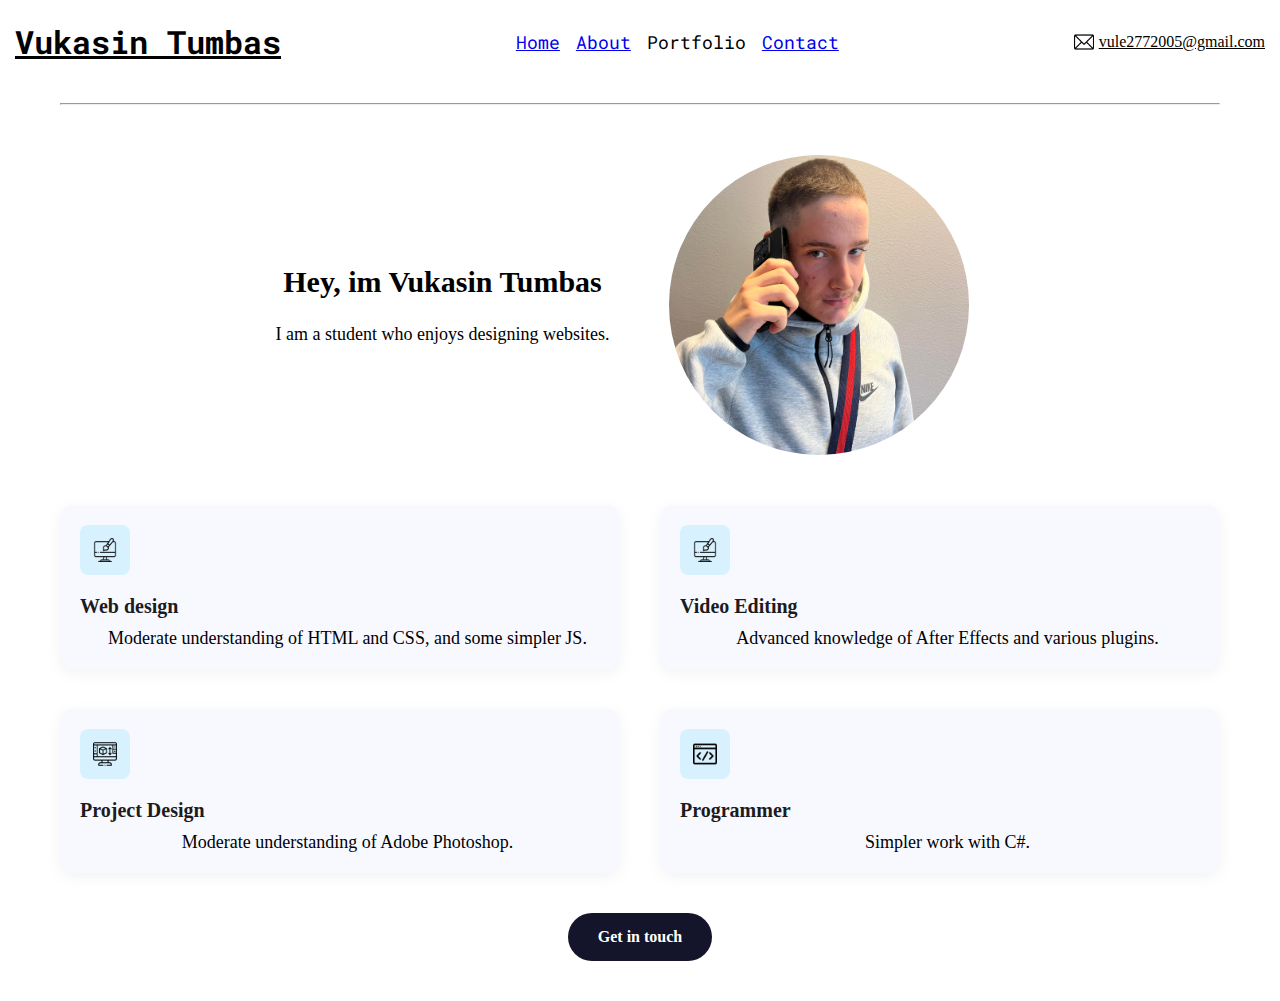
<file: index.html>
<!DOCTYPE html>
<html lang="en">
  <head>
    <link rel="stylesheet" href="./styles/index.css" />
    <link rel="stylesheet" href="./styles/services.css" />

    <meta charset="UTF-8" />
    <meta name="viewport" content="width=device-width, initial-scale=1.0" />
    <title>Document</title>
    <link rel="preconnect" href="https://fonts.googleapis.com" />
    <link rel="preconnect" href="https://fonts.gstatic.com" crossorigin />
    <link
      href="https://fonts.googleapis.com/css2?family=Roboto+Mono:ital,wght@0,100..700;1,100..700&display=swap"
      rel="stylesheet"
    />
  </head>
  <body>
    <div class="header-container">
      <h1>Vukasin Tumbas</h1>
      <nav>
        <a href="index.html">Home</a>
        <a href="about.html">About</a>
        <a>Portfolio</a>
        <a href="mailto:" vule2772005@gmail.com>Contact</a>
      </nav>
      <div class="flex-row">
        <img
          src="./assets/img/mail icon.png"
          alt="mail icon"
          class="icon-img"
        />
        <a class="mail-color" href="mailto:">vule2772005@gmail.com</a>
      </div>
    </div>
    <main class="container">
      <hr />

      <div class="main-container">
        <div class="flex-col">
          <h2>Hey, im Vukasin Tumbas</h2>
          <p>I am a student who enjoys designing websites.</p>
        </div>
        <img
          src="./assets/img/vukejsoooo.jpg"
          alt=""
          class="vukejso-img"
          id="hero_img"
        />
      </div>

      <!-- services css -->
      <div class="services">
        <div class="service-card">
          <div class="icon" style="background-color: #d7f1ff">
            <img src="./assets/img/webicon.png" alt="Web design Icon" />
          </div>
          <h3>Web design</h3>
          <p>Moderate understanding of HTML and CSS, and some simpler JS.</p>
        </div>
        <div class="service-card">
          <div class="icon" style="background-color: #d7f1ff">
            <img src="./assets/img/webicon.png" alt="Web design Icon" />
          </div>
          <h3>Video Editing</h3>
          <p>Advanced knowledge of After Effects and various plugins.</p>
        </div>
        <div class="service-card">
          <div class="icon" style="background-color: #d7f1ff">
            <img src="./assets/img/producticon.png" alt="Web design Icon" />
          </div>
          <h3>Project Design</h3>
          <p>Moderate understanding of Adobe Photoshop.</p>
        </div>
        <div class="service-card">
          <div class="icon" style="background-color: #d7f1ff">
            <img src="./assets/img/programicon.png" alt="Web design Icon" />
          </div>
          <h3>Programmer</h3>
          <p>Simpler work with C#.</p>
        </div>
      </div>

      <div class="button-container">
        <a href="mailto:" vule2772005@gmail.com class="btn">Get in touch</a>
      </div>

      <footer></footer>

      <script src="./script/script.js"></script>
    </main>
  </body>
</html>
</file>
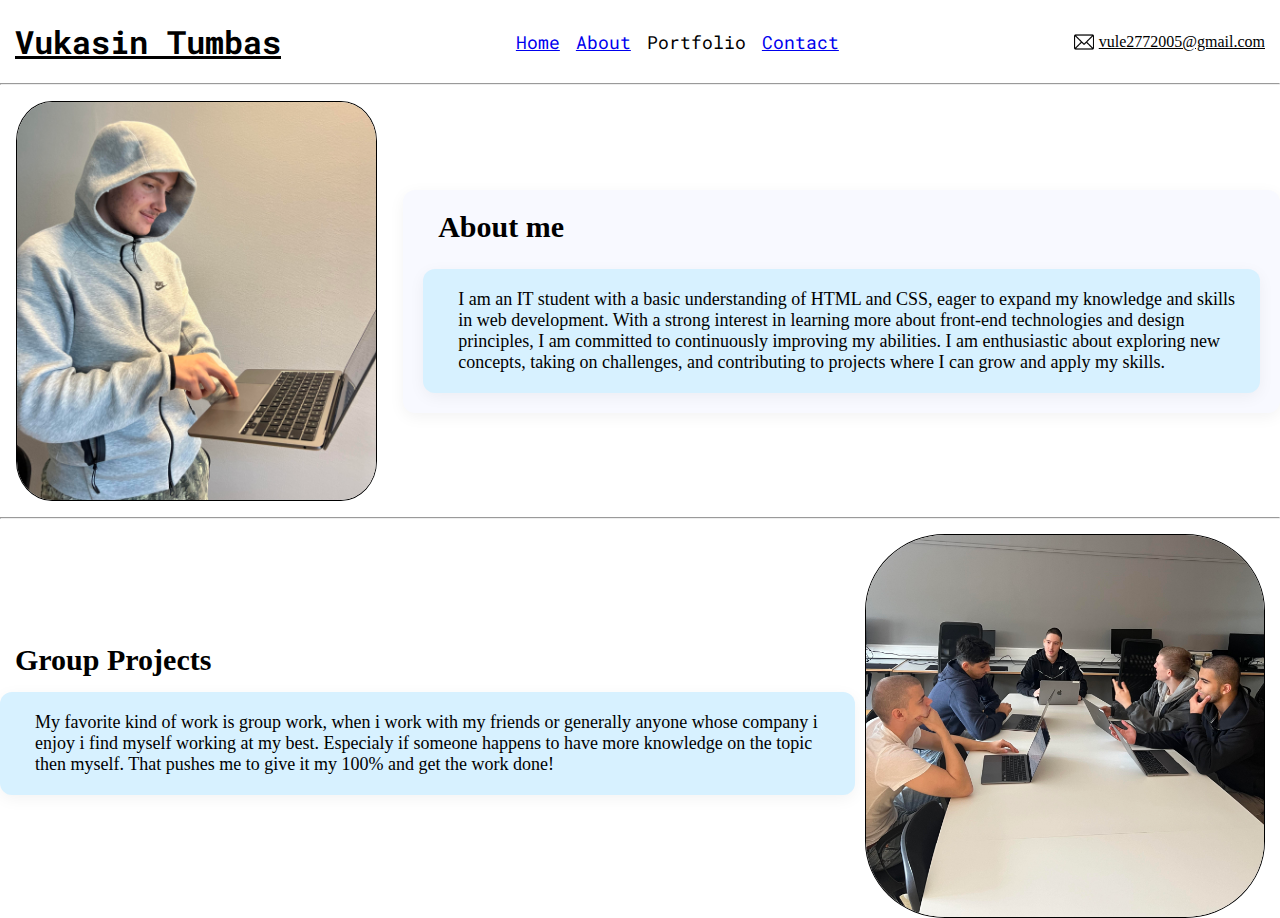
<file: about.html>
<!DOCTYPE html>
<html lang="en">
  <head>
    <meta charset="UTF-8" />
    <meta name="viewport" content="width=device-width, initial-scale=1.0" />
    <title>Document</title>
    <link rel="stylesheet" href="./styles/index.css" />
    <link rel="preconnect" href="https://fonts.googleapis.com" />
    <link rel="preconnect" href="https://fonts.gstatic.com" crossorigin />
    <link
    href="https://fonts.googleapis.com/css2?family=Roboto+Mono:ital,wght@0,100..700;1,100..700&display=swap"
    rel="stylesheet"
  </head>
  <body>
    <div class="header-container">
      <h1>Vukasin Tumbas</h1>
      <nav>
        <a href="index.html">Home</a>
        <a href="about.html">About</a>
        <a>Portfolio</a>
        <a href="mailto:vule2772005@gmail.com">Contact</a>
      </nav>
      <div class="flex-row">
        <img
          src="./assets/img/mail icon.png"
          alt="mail icon"
          class="icon-img"
        />
        <a class="mail-color" href="mailto:">vule2772005@gmail.com</a>
      </div>
    </div>
    <main>
      <hr />
      <div class="main-container">
        <img
          src="./assets/img/vukejsocompjuter.jpg"
          alt=""
          class="vukejsocompjuter"
        />
        <div class="about-text flex-col">
          <h2>About me</h2>
          <div class="about-text" style="background-color: #d7f1ff">
            <p>
              I am an IT student with a basic understanding of HTML and CSS,
              eager to expand my knowledge and skills in web development. With a
              strong interest in learning more about front-end technologies and
              design principles, I am committed to continuously improving my
              abilities. I am enthusiastic about exploring new concepts, taking
              on challenges, and contributing to projects where I can grow and
              apply my skills.
            </p>
          </div>
        </div>
      </div>
      <hr />
      <div class="main-container">
        <div class="text-content">
          <h2>Group Projects</h2>
          <div class="about-text" style="background-color: #d7f1ff">
            <p>
              My favorite kind of work is group work, when i work with my
              friends or generally anyone whose company i enjoy i find myself
              working at my best. Especialy if someone happens to have more
              knowledge on the topic then myself. That pushes me to give it my
              100% and get the work done!
            </p>
          </div>
        </div>
        <img
          src="./assets/img/group picture.jpg"
          alt="grp pic"
          class="group-img"
        />
      </div>
    </main>
  </body>
</html>
</file>
<file: styles/index.css>
:root {
  --base-gap-sm: 10px;
}

* {
  padding: 0;
  margin: 0;
  box-sizing: border-box;
}

nav {
  width: 100%;
  display: flex;
  justify-content: center;
  align-items: center;
  gap: 16px;
  font-family: "Roboto Mono", serif;
  font-style: bold;
  font-size: 18px;
}

.header-container {
  width: 100%;
  display: flex;
  align-items: center;
  justify-content: space-between;
  padding: 20px 15px 0 15px;
  margin-bottom: 20px;
}

.header-container h1 {
  font-size: 32px;
  white-space: nowrap;
  font-weight: bold;
  text-decoration: underline;
  font-family: "Roboto Mono", serif;
}

.icon-img {
  height: 20px;
  width: 25px;
  padding-right: 5px;
}
@keyframes rotate {
  from {
    transform: rotate(0deg);
  }
  to {
    transform: rotate(1080deg);
  }
}

.container {
  max-width: 1200px;
  margin: 40px auto;
  padding: 0 20px;
  text-align: center;
}

.vukejso-img {
  height: 400px;
  width: 400px;
  padding: 50px;
  border-radius: 50%;
  animation: rotate 1s ease-out 1;
}

.main-container {
  display: flex;
  align-items: center;
  justify-content: center;
  gap: var(--base-gap-sm);
  font-size: 25px;
}

.flex-col {
  display: flex;
  flex-direction: column;
  gap: var(--base-gap-sm);
}

.flex-row {
  display: flex;
  align-items: center;
  /* gap: var(--base-gap-sm); */
}

.vukejso-img:hover {
  scale: 1.2;
  cursor: pointer;
}
.button-container {
  display: flex;
  align-items: center;
  justify-content: center;
}
button {
  height: 50px;
  width: 100px;
  border-radius: 10%;
}
.vukejsocompjuter {
  height: 400px;
  width: 400px;
  gap: var(--base-gap-sm);
  border: 1px solid black;
  margin: 16px;
  border-radius: 10%;
  transition: box-shadow 0.3s ease;
}

.vukejsocompjuter:hover {
  box-shadow: 0 10px 20px rgba(0, 0, 0, 0.3);
}

.about-container {
  display: flex;
  align-items: center;
  justify-content: center;
}

h2 {
  font-size: 30px;
  margin-left: 15px;
  margin-bottom: 15px;
}

p {
  font-size: 18px;
  margin-left: 15px;
}

.group-img {
  height: 400px;
  width: 400px;
  margin-left: auto;
  max-width: 100%;
  height: auto;
  gap: var(--base-gap-sm);
  margin-top: 15px;
  margin-right: 15px;
  border-radius: 20%;
  border: 1px solid black;
  transition: box-shadow 0.3s ease;
}

.group-img:hover {
  box-shadow: 0 10px 20px rgba(0, 0, 0, 0.3);
}

.grouptxt-container {
  display: flex;
  align-items: center;
}

/* Media queries - responsive design  */
@media (max-width: 768px) {
  body {
    font-size: 14px;
    padding: 20px;
  }
  /* nav {
    display: none;
  } */

  .header-container {
    flex-direction: column;
    gap: 20px;
  }

  .header-container h1 {
    font-size: 20px;
  }

  .icon-img {
    width: 18px;
    height: 18px;
  }

  .main-container {
    flex-direction: column;
  }

  .main-container:last-child {
    flex-direction: column-reverse;
  }

  .vukejso-img {
    height: 350px;
    width: 350px;
  }
  .vukejsocompjuter {
    height: 350px;
    width: 350px;
  }
  .group-img {
    height: 350px;
    width: 350px;
  }
}

@media (max-width: 480px) {
  .header-container h1 {
    font-size: 16px;
  }

  .vukejso-img {
    height: 350px;
    width: 350px;
  }
}

.about-text {
  background-color: #f8f9ff;
  border-radius: 12px;
  padding: 20px;
  box-shadow: 0 4px 16px rgba(0, 0, 0, 0.05);
  text-align: left;
  transition: transform 0.3s;
}

.about-text:hover {
  transform: translateY(-5px);
}

.mail-color {
  color: black;
  font-style: none;
}
</file>
<file: styles/services.css>
.services {
  display: grid;
  grid-template-columns: repeat(2, 1fr);
  gap: 40px;
  margin-bottom: 40px;
}

.service-card {
  background-color: #f8f9ff;
  border-radius: 12px;
  padding: 20px;
  box-shadow: 0 4px 16px rgba(0, 0, 0, 0.05);
  text-align: left;
  transition: transform 0.3s;
}

.service-card:hover {
  transform: translateY(-5px);
}

.icon {
  width: 50px;
  height: 50px;
  border-radius: 8px;
  display: flex;
  align-items: center;
  justify-content: center;
  margin-bottom: 20px;
}

.icon img {
  width: 24px;
  height: 24px;
}

.service-card h3 {
  font-size: 20px;
  color: #1c1c1e;
  margin-bottom: 10px;
}

.service-card p {
  text-align: center;
}

.button-container {
  text-align: center;
}

.btn {
  display: inline-block;
  background-color: #14142b;
  color: #ffffff;
  padding: 15px 30px;
  text-decoration: none;
  border-radius: 40px;
  font-weight: bold;
  transition: background-color 0.3s;
}

.btn:hover {
  background-color: #0e0e20;
}

/* Media queries - responsive design  */
@media (max-width: 768px) {
  .services {
    grid-template-columns: repeat(1, 1fr);
  }
}

@media (max-width: 480px) {
}
</file>
